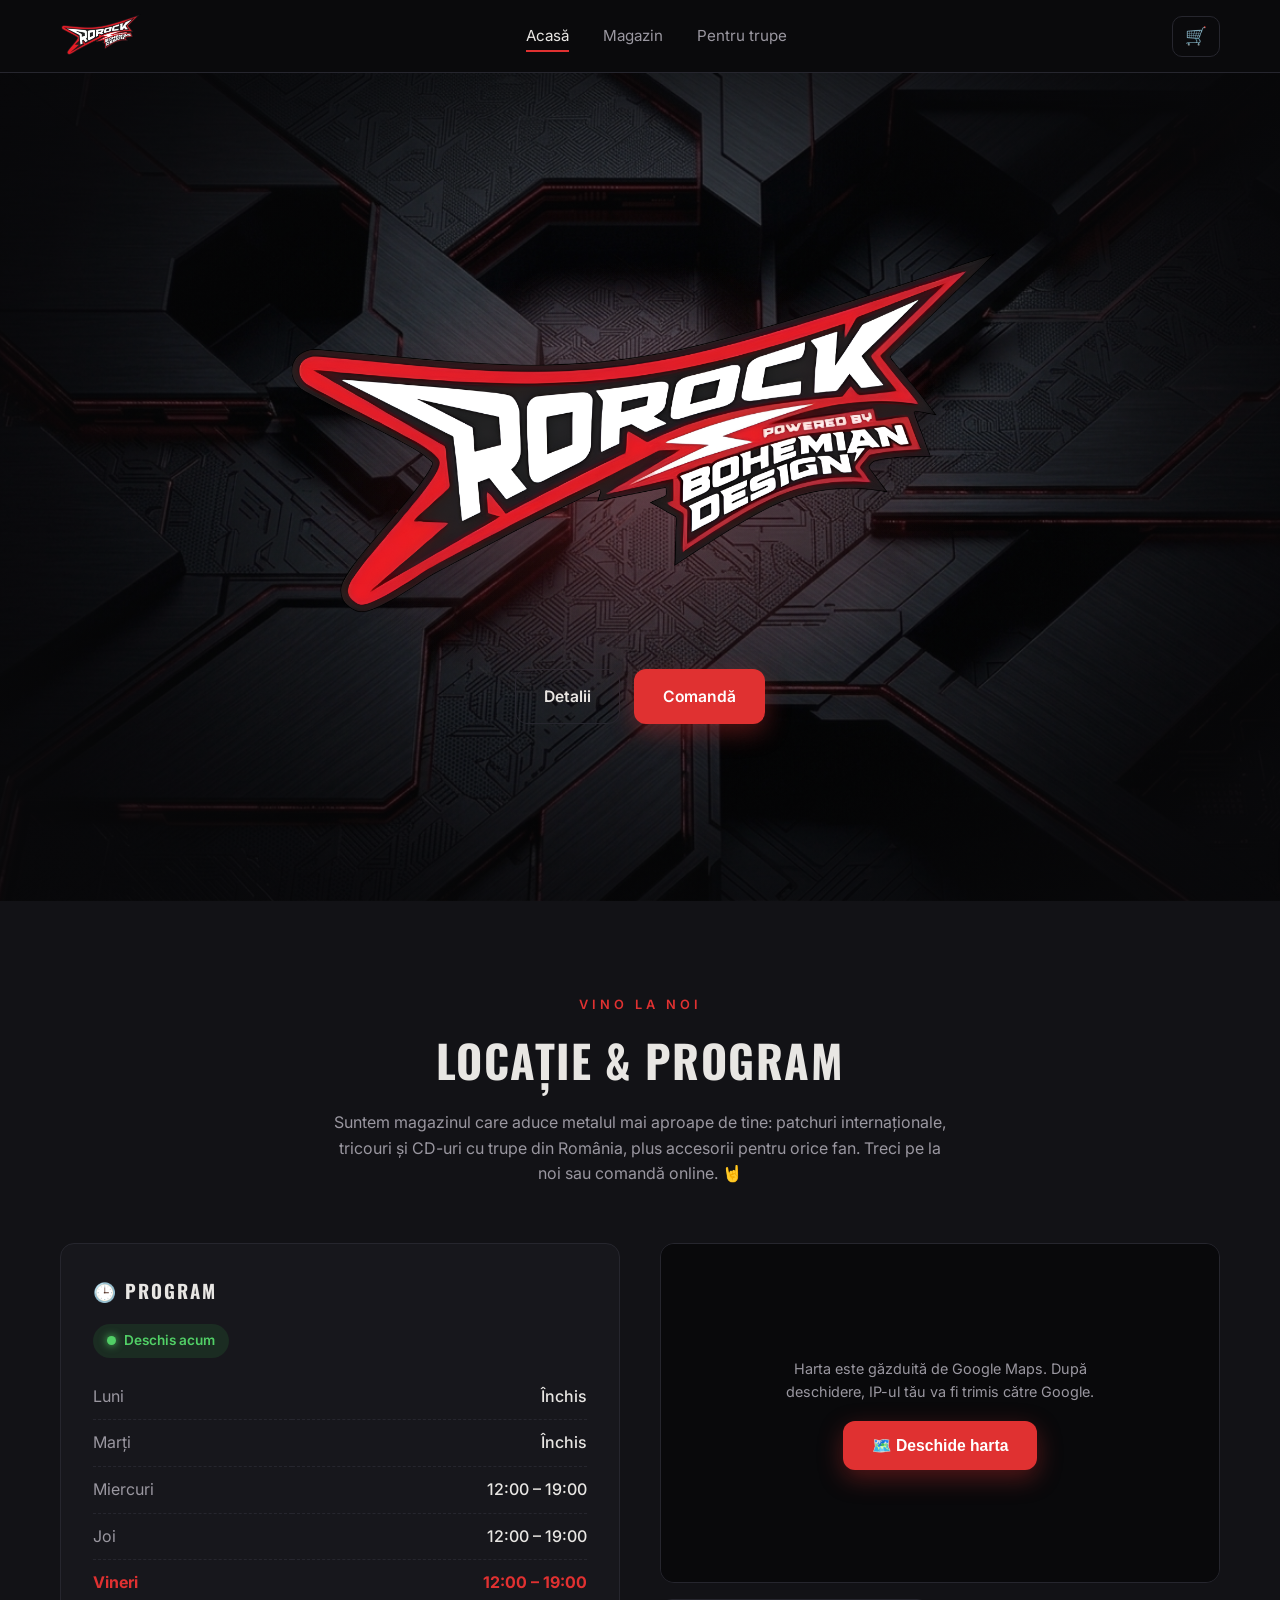
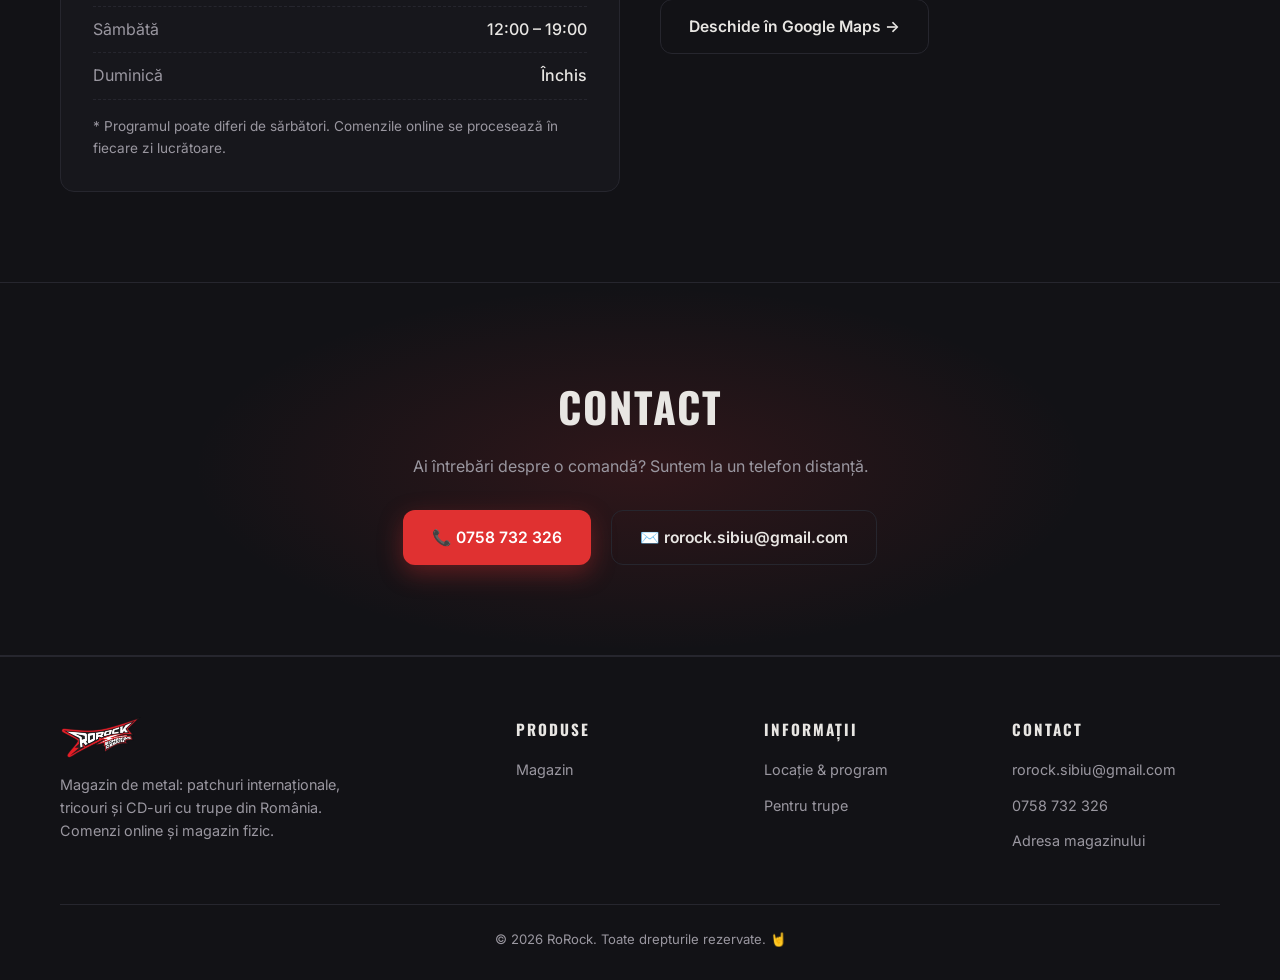
<file: index.html>
<!DOCTYPE html>
<html lang="ro">
<head>
  <meta charset="UTF-8" />
  <meta name="viewport" content="width=device-width, initial-scale=1.0" />
  <title>RoRock</title>
  <meta name="description" content="RoRock — patchuri cu trupe din România și din străinătate, tricouri și CD-uri cu trupe românești. Comandă online, livrăm în toată țara." />
  <link rel="icon" type="image/png" href="img/logo.png" />
  <link rel="preconnect" href="https://fonts.googleapis.com" />
  <link rel="preconnect" href="https://fonts.gstatic.com" crossorigin />
  <link href="https://fonts.googleapis.com/css2?family=Oswald:wght@500;700&family=Inter:wght@400;600;700&display=swap" rel="stylesheet" />
  <link rel="stylesheet" href="css/style.css" />
</head>
<body>

  <!-- ================= HEADER ================= -->
  <header class="site-header">
    <div class="container nav">
      <a href="index.html" class="logo"><img src="img/logo.png" alt="RoRock" class="logo-img" /></a>
      <nav class="nav-links">
        <a href="index.html">Acasă</a>
        <a href="magazin.html">Magazin</a>
        <a href="contact-trupe.html">Pentru trupe</a>
      </nav>
      <div class="nav-actions">
        <button class="cart-btn" data-open-cart aria-label="Deschide coșul">
          🛒
          <span class="cart-count" data-cart-count>0</span>
        </button>
        <button class="burger" aria-label="Meniu">☰</button>
      </div>
    </div>
  </header>

  <!-- ================= HERO ================= -->
  <section class="hero">
    <div class="container hero-content">
      <img src="img/logo.png" alt="RoRock — Powered by Bohemian Design" class="hero-logo reveal visible" />
      <div class="btn-row" style="justify-content:center; margin-top:28px;">
        <a href="index.html#loctie" class="btn btn-ghost">Detalii</a>
        <a href="magazin.html#produse" class="btn btn-primary">Comandă</a>
      </div>
    </div>
  </section>

  <!-- ================= LOCAȚIE & PROGRAM ================= -->
  <section class="section section-alt" id="loctie">
    <div class="container">
      <div class="section-head reveal">
        <span class="kicker">Vino la noi</span>
        <h2>Locație & Program</h2>
        <p>Suntem magazinul care aduce metalul mai aproape de tine: patchuri internaționale, tricouri și CD-uri cu trupe din România, plus accesorii pentru orice fan. Treci pe la noi sau comandă online. 🤘</p>
      </div>
      <div class="shop-layout">
        <!-- Program + contact -->
        <div class="shop-card reveal">
          <h3>🕒 Program</h3>
          <div class="open-status" id="openStatus"><span class="dot"></span>Se verifică…</div>
          <table class="hours-table">
            <tr data-day="1"><td>Luni</td><td>Închis</td></tr>
            <tr data-day="2"><td>Marți</td><td>Închis</td></tr>
            <tr data-day="3"><td>Miercuri</td><td>12:00 – 19:00</td></tr>
            <tr data-day="4"><td>Joi</td><td>12:00 – 19:00</td></tr>
            <tr data-day="5"><td>Vineri</td><td>12:00 – 19:00</td></tr>
            <tr data-day="6"><td>Sâmbătă</td><td>12:00 – 19:00</td></tr>
            <tr data-day="0"><td>Duminică</td><td>Închis</td></tr>
          </table>
          <p class="form-note" style="margin-top:16px;">
            * Programul poate diferi de sărbători. Comenzile online se procesează în fiecare zi lucrătoare.
          </p>
        </div>

        <!-- Hartă: se încarcă doar după click (IP-ul nu pleacă către Google fără acord) -->
        <div class="reveal reveal-delay-1">
          <div class="map-wrap" id="mapWrap">
            <div class="map-consent" id="mapConsent">
              <p>Harta este găzduită de Google Maps. După deschidere, IP-ul tău va fi trimis către Google.</p>
              <button class="btn btn-primary" id="loadMapBtn">🗺️ Deschide harta</button>
            </div>
          </div>
          <a
            href="https://maps.google.com/?cid=3225179046934812138"
            target="_blank"
            rel="noopener"
            class="btn btn-ghost"
            style="margin-top:16px;">
            Deschide în Google Maps →
          </a>
        </div>
      </div>
    </div>
  </section>

  <!-- ================= CONTACT ================= -->
  <section class="cta-band" id="contact">
    <div class="container reveal">
      <h2>Contact</h2>
      <p>Ai întrebări despre o comandă? Suntem la un telefon distanță.</p>
      <div class="btn-row" style="gap:20px;">
        <a href="tel:+40758732326" class="btn btn-primary">📞 0758 732 326</a>
        <a href="mailto:rorock.sibiu@gmail.com" class="btn btn-ghost">✉️ rorock.sibiu@gmail.com</a>
      </div>
    </div>
  </section>

  <!-- ================= FOOTER ================= -->
  <footer class="site-footer">
    <div class="container">
      <div class="footer-grid">
        <div class="footer-about">
          <a href="index.html" class="logo"><img src="img/logo.png" alt="RoRock" class="logo-img" /></a>
          <p>Magazin de metal: patchuri internaționale, tricouri și CD-uri cu trupe din România. Comenzi online și magazin fizic.</p>
        </div>
        <div>
          <h4>Produse</h4>
          <ul>
            <li><a href="magazin.html">Magazin</a></li>
          </ul>
        </div>
        <div>
          <h4>Informații</h4>
          <ul>
            <li><a href="#loctie">Locație & program</a></li>
            <li><a href="contact-trupe.html">Pentru trupe</a></li>
          </ul>
        </div>
        <div>
          <h4>Contact</h4>
          <ul>
            <li><a href="mailto:rorock.sibiu@gmail.com">rorock.sibiu@gmail.com</a></li>
            <li><a href="tel:+40758732326">0758 732 326</a></li>
            <li><a href="#loctie">Adresa magazinului</a></li>
          </ul>
        </div>
      </div>
      <div class="footer-bottom">
        © <span class="year"></span> RoRock. Toate drepturile rezervate. 🤘
      </div>
    </div>
  </footer>

  <!-- ================= COȘ ================= -->
  <div class="cart-overlay" data-close-cart></div>
  <aside class="cart-drawer" aria-label="Coș de cumpărături">
    <div class="cart-head">
      <h3>Coșul tău</h3>
      <button class="cart-close" data-close-cart aria-label="Închide coșul">✕</button>
    </div>
    <div class="cart-items" id="cartItems"></div>
    <div class="cart-foot">
      <div class="cart-total"><span>Total</span><span id="cartTotal">0 lei</span></div>
      <a href="finalizare-comanda.html" class="btn btn-primary" id="checkoutBtn">Finalizează comanda</a>
    </div>
  </aside>

  <script src="js/main.js"></script>
</body>
</html>
</file>
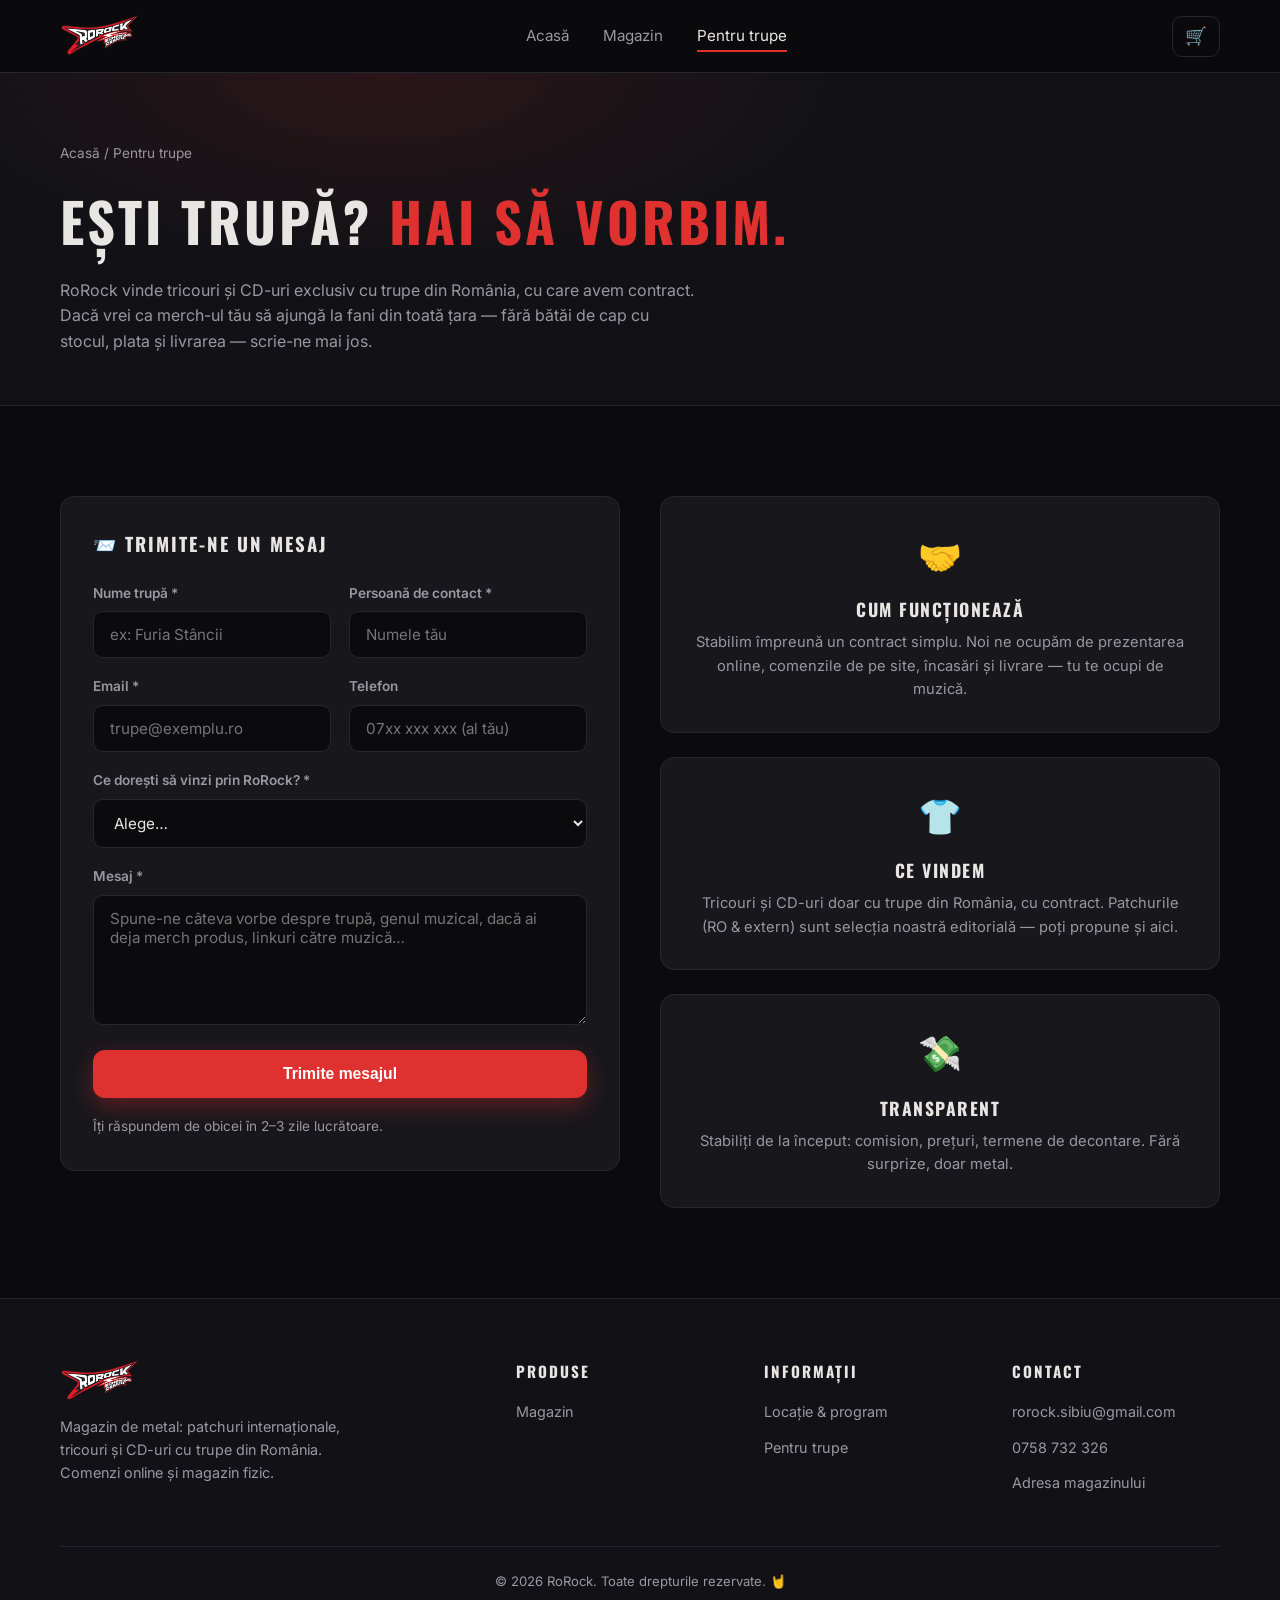
<file: contact-trupe.html>
<!DOCTYPE html>
<html lang="ro">
<head>
  <meta charset="UTF-8" />
  <meta name="viewport" content="width=device-width, initial-scale=1.0" />
  <title>RoRock</title>
  <meta name="description" content="Ești o trupă din România? Vinde-ți merch-ul (tricouri, CD-uri) prin RoRock. Contactează-ne." />
  <link rel="icon" type="image/png" href="img/logo.png" />
  <link rel="preconnect" href="https://fonts.googleapis.com" />
  <link rel="preconnect" href="https://fonts.gstatic.com" crossorigin />
  <link href="https://fonts.googleapis.com/css2?family=Oswald:wght@500;700&family=Inter:wght@400;600;700&display=swap" rel="stylesheet" />
  <link rel="stylesheet" href="css/style.css" />
</head>
<body>

  <header class="site-header">
    <div class="container nav">
      <a href="index.html" class="logo"><img src="img/logo.png" alt="RoRock" class="logo-img" /></a>
      <nav class="nav-links">
        <a href="index.html">Acasă</a>
        <a href="magazin.html">Magazin</a>
        <a href="contact-trupe.html">Pentru trupe</a>
      </nav>
      <div class="nav-actions">
        <button class="cart-btn" data-open-cart aria-label="Deschide coșul">
          🛒
          <span class="cart-count" data-cart-count>0</span>
        </button>
        <button class="burger" aria-label="Meniu">☰</button>
      </div>
    </div>
  </header>

  <section class="page-hero">
    <div class="container">
      <div class="breadcrumb"><a href="index.html">Acasă</a> / Pentru trupe</div>
      <h1>Ești trupă? <span style="color:var(--accent)">Hai să vorbim.</span></h1>
      <p>
        RoRock vinde tricouri și CD-uri exclusiv cu trupe din România, cu care avem contract.
        Dacă vrei ca merch-ul tău să ajungă la fani din toată țara — fără bătăi de cap cu stocul,
        plata și livrarea — scrie-ne mai jos.
      </p>
    </div>
  </section>

  <section class="section">
    <div class="container">
      <div class="shop-layout">
        <!-- Formular -->
        <form class="shop-card form-grid reveal" id="bandForm">
          <h3 style="margin-bottom:6px;">📨 Trimite-ne un mesaj</h3>
          <div class="form-row">
            <div class="field">
              <label for="bNume">Nume trupă *</label>
              <input id="bNume" name="nume" type="text" required placeholder="ex: Furia Stâncii" />
            </div>
            <div class="field">
              <label for="bPers">Persoană de contact *</label>
              <input id="bPers" name="persoana" type="text" required placeholder="Numele tău" />
            </div>
          </div>
          <div class="form-row">
            <div class="field">
              <label for="bEmail">Email *</label>
              <input id="bEmail" name="email" type="email" required placeholder="trupe@exemplu.ro" />
            </div>
            <div class="field">
              <label for="bTelefon">Telefon</label>
              <input id="bTelefon" name="telefon" type="tel" placeholder="07xx xxx xxx (al tău)" />
            </div>
          </div>
          <div class="field">
            <label for="bTip">Ce dorești să vinzi prin RoRock? *</label>
            <select id="bTip" name="tip" required>
              <option value="">Alege…</option>
              <option>Tricouri</option>
              <option>CD-uri</option>
              <option>Tricouri + CD-uri</option>
              <option>Altceva (spune-ne mai jos)</option>
            </select>
          </div>
          <div class="field">
            <label for="bMesaj">Mesaj *</label>
            <textarea id="bMesaj" name="mesaj" required
              placeholder="Spune-ne câteva vorbe despre trupă, genul muzical, dacă ai deja merch produs, linkuri către muzică…"></textarea>
          </div>
          <button type="submit" class="btn btn-primary" style="justify-content:center;">Trimite mesajul</button>
          <p class="form-note">Îți răspundem de obicei în 2–3 zile lucrătoare.</p>
        </form>

        <!-- Info colaborare -->
        <div class="reveal reveal-delay-1" style="display:grid; gap:24px;">
          <div class="info-card">
            <div class="icon">🤝</div>
            <h3>Cum funcționează</h3>
            <p>Stabilim împreună un contract simplu. Noi ne ocupăm de prezentarea online, comenzile de pe site, încasări și livrare — tu te ocupi de muzică.</p>
          </div>
          <div class="info-card">
            <div class="icon">👕</div>
            <h3>Ce vindem</h3>
            <p>Tricouri și CD-uri doar cu trupe din România, cu contract. Patchurile (RO & extern) sunt selecția noastră editorială — poți propune și aici.</p>
          </div>
          <div class="info-card">
            <div class="icon">💸</div>
            <h3>Transparent</h3>
            <p>Stabiliți de la început: comision, prețuri, termene de decontare. Fără surprize, doar metal.</p>
          </div>
        </div>
      </div>
    </div>
  </section>

  <footer class="site-footer">
    <div class="container">
      <div class="footer-grid">
        <div class="footer-about">
          <a href="index.html" class="logo"><img src="img/logo.png" alt="RoRock" class="logo-img" /></a>
          <p>Magazin de metal: patchuri internaționale, tricouri și CD-uri cu trupe din România. Comenzi online și magazin fizic.</p>
        </div>
        <div>
          <h4>Produse</h4>
          <ul>
            <li><a href="magazin.html#produse">Magazin</a></li>
          </ul>
        </div>
        <div>
          <h4>Informații</h4>
          <ul>
            <li><a href="index.html#loctie">Locație & program</a></li>
            <li><a href="contact-trupe.html">Pentru trupe</a></li>
          </ul>
        </div>
        <div>
          <h4>Contact</h4>
          <ul>
            <li><a href="mailto:rorock.sibiu@gmail.com">rorock.sibiu@gmail.com</a></li>
            <li><a href="tel:+40758732326">0758 732 326</a></li>
            <li><a href="magazin.html">Adresa magazinului</a></li>
          </ul>
        </div>
      </div>
      <div class="footer-bottom">© <span class="year"></span> RoRock. Toate drepturile rezervate. 🤘</div>
    </div>
  </footer>

  <div class="cart-overlay" data-close-cart></div>
  <aside class="cart-drawer" aria-label="Coș de cumpărături">
    <div class="cart-head">
      <h3>Coșul tău</h3>
      <button class="cart-close" data-close-cart aria-label="Închide coșul">✕</button>
    </div>
    <div class="cart-items" id="cartItems"></div>
    <div class="cart-foot">
      <div class="cart-total"><span>Total</span><span id="cartTotal">0 lei</span></div>
      <a href="finalizare-comanda.html" class="btn btn-primary" id="checkoutBtn">Finalizează comanda</a>
    </div>
  </aside>

  <script src="js/main.js"></script>
  <script>
    // Formularul pentru trupe: deschide clientul de email cu mesajul pregătit
    document.getElementById("bandForm").addEventListener("submit", function (e) {
      e.preventDefault();
      const d = new FormData(this);
      const body =
        `Trupă: ${d.get("nume")}\n` +
        `Persoană de contact: ${d.get("persoana")}\n` +
        `Email: ${d.get("email")}\n` +
        `Telefon: ${d.get("telefon") || "-"}\n\n` +
        `Dorește să vândă: ${d.get("tip")}\n\n` +
        `Mesaj:\n${d.get("mesaj")}`;
      window.location.href =
        `mailto:rorock.sibiu@gmail.com?subject=${encodeURIComponent("Colaborare trupă: " + d.get("nume"))}&body=${encodeURIComponent(body)}`;
    });
  </script>
</body>
</html>
</file>
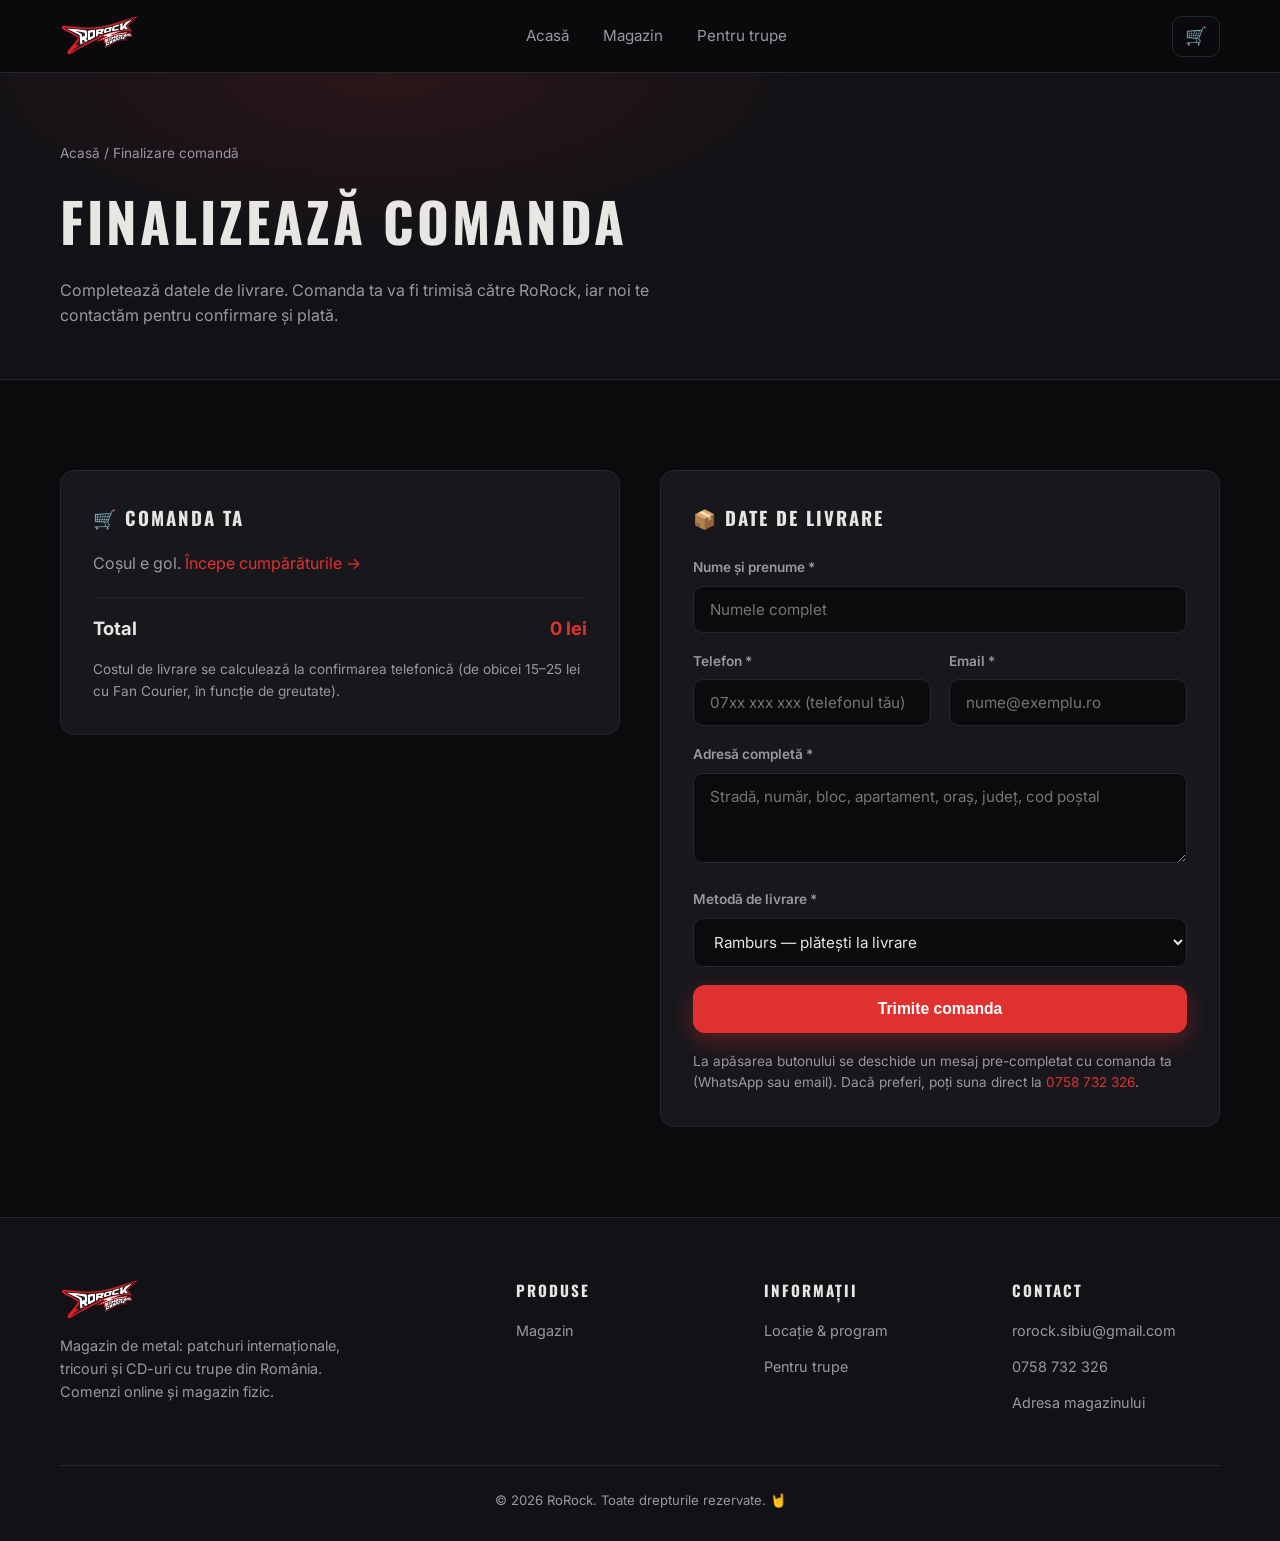
<file: finalizare-comanda.html>
<!DOCTYPE html>
<html lang="ro">
<head>
  <meta charset="UTF-8" />
  <meta name="viewport" content="width=device-width, initial-scale=1.0" />
  <title>RoRock</title>
  <meta name="description" content="Finalizează comanda ta RoRock: date de livrare și trimiterea comenzii." />
  <link rel="icon" type="image/png" href="img/logo.png" />
  <link rel="preconnect" href="https://fonts.googleapis.com" />
  <link rel="preconnect" href="https://fonts.gstatic.com" crossorigin />
  <link href="https://fonts.googleapis.com/css2?family=Oswald:wght@500;700&family=Inter:wght@400;600;700&display=swap" rel="stylesheet" />
  <link rel="stylesheet" href="css/style.css" />
</head>
<body>

  <header class="site-header">
    <div class="container nav">
      <a href="index.html" class="logo"><img src="img/logo.png" alt="RoRock" class="logo-img" /></a>
      <nav class="nav-links">
        <a href="index.html">Acasă</a>
        <a href="magazin.html">Magazin</a>
        <a href="contact-trupe.html">Pentru trupe</a>
      </nav>
      <div class="nav-actions">
        <button class="cart-btn" data-open-cart aria-label="Deschide coșul">
          🛒
          <span class="cart-count" data-cart-count>0</span>
        </button>
        <button class="burger" aria-label="Meniu">☰</button>
      </div>
    </div>
  </header>

  <section class="page-hero">
    <div class="container">
      <div class="breadcrumb"><a href="index.html">Acasă</a> / Finalizare comandă</div>
      <h1>Finalizează comanda</h1>
      <p>Completează datele de livrare. Comanda ta va fi trimisă către RoRock, iar noi te contactăm pentru confirmare și plată.</p>
    </div>
  </section>

  <section class="section">
    <div class="container">
      <div class="shop-layout">
        <!-- Rezumat coș -->
        <div class="shop-card reveal">
          <h3>🛒 Comanda ta</h3>
          <div id="summaryItems" style="display:grid; gap:12px; margin-bottom:20px;"></div>
          <div class="cart-total" style="border-top:1px solid var(--border); padding-top:16px;">
            <span>Total</span><span id="summaryTotal">0 lei</span>
          </div>
          <p class="form-note" style="margin-top:10px;">
            Costul de livrare se calculează la confirmarea telefonică (de obicei 15–25 lei cu Fan Courier, în funcție de greutate).
          </p>
        </div>

        <!-- Formular livrare -->
        <form class="shop-card form-grid reveal reveal-delay-1" id="checkoutForm">
          <h3 style="margin-bottom:6px;">📦 Date de livrare</h3>
          <div class="field">
            <label for="nume">Nume și prenume *</label>
            <input id="nume" name="nume" type="text" required placeholder="Numele complet" />
          </div>
          <div class="form-row">
            <div class="field">
              <label for="telefon">Telefon *</label>
              <input id="telefon" name="telefon" type="tel" required placeholder="07xx xxx xxx (telefonul tău)" />
            </div>
            <div class="field">
              <label for="email">Email *</label>
              <input id="email" name="email" type="email" required placeholder="nume@exemplu.ro" />
            </div>
          </div>
          <div class="field">
            <label for="adresa">Adresă completă *</label>
            <textarea id="adresa" name="adresa" required style="min-height:90px;"
              placeholder="Stradă, număr, bloc, apartament, oraș, județ, cod poștal"></textarea>
          </div>
          <div class="field">
            <label for="livrare">Metodă de livrare *</label>
            <select id="livrare" name="livrare" required>
              <option value="Ramburs (curier)">Ramburs — plătești la livrare</option>
              <option value="Ridicare din magazin">Ridicare personală din magazin</option>
            </select>
          </div>
          <button type="submit" class="btn btn-primary" style="justify-content:center;">Trimite comanda</button>
          <p class="form-note">
            La apăsarea butonului se deschide un mesaj pre-completat cu comanda ta (WhatsApp sau email).
            Dacă preferi, poți suna direct la <a href="tel:+40758732326" style="color:var(--accent)">0758 732 326</a>.
          </p>
        </form>
      </div>
    </div>
  </section>

  <footer class="site-footer">
    <div class="container">
      <div class="footer-grid">
        <div class="footer-about">
          <a href="index.html" class="logo"><img src="img/logo.png" alt="RoRock" class="logo-img" /></a>
          <p>Magazin de metal: patchuri internaționale, tricouri și CD-uri cu trupe din România. Comenzi online și magazin fizic.</p>
        </div>
        <div>
          <h4>Produse</h4>
          <ul>
            <li><a href="magazin.html#produse">Magazin</a></li>
          </ul>
        </div>
        <div>
          <h4>Informații</h4>
          <ul>
            <li><a href="index.html#loctie">Locație & program</a></li>
            <li><a href="contact-trupe.html">Pentru trupe</a></li>
          </ul>
        </div>
        <div>
          <h4>Contact</h4>
          <ul>
            <li><a href="mailto:rorock.sibiu@gmail.com">rorock.sibiu@gmail.com</a></li>
            <li><a href="tel:+40758732326">0758 732 326</a></li>
            <li><a href="magazin.html">Adresa magazinului</a></li>
          </ul>
        </div>
      </div>
      <div class="footer-bottom">© <span class="year"></span> RoRock. Toate drepturile rezervate. 🤘</div>
    </div>
  </footer>

  <div class="cart-overlay" data-close-cart></div>
  <aside class="cart-drawer" aria-label="Coș de cumpărături">
    <div class="cart-head">
      <h3>Coșul tău</h3>
      <button class="cart-close" data-close-cart aria-label="Închide coșul">✕</button>
    </div>
    <div class="cart-items" id="cartItems"></div>
    <div class="cart-foot">
      <div class="cart-total"><span>Total</span><span id="cartTotal">0 lei</span></div>
      <button class="btn btn-ghost" data-open-cart>Revino la coș</button>
    </div>
  </aside>

  <script src="js/main.js"></script>
  <script>
    // Rezumatul comenzii pe pagina de finalizare
    (function renderSummary() {
      const wrap = document.getElementById("summaryItems");
      const totalEl = document.getElementById("summaryTotal");
      if (!wrap) return;

      if (!cart.length) {
        wrap.innerHTML = `<p style="color:var(--muted)">Coșul e gol. <a href="magazin.html" style="color:var(--accent)">Începe cumpărăturile →</a></p>`;
        totalEl.textContent = "0 lei";
        return;
      }
      wrap.innerHTML = cart.map(i => {
        const p = PRODUCTS.find((x) => x.id === i.id) || i;
        return `
        <div style="display:flex; align-items:center; justify-content:space-between; gap:12px; border-bottom:1px dashed var(--border); padding-bottom:10px;">
          <div class="cart-item-thumb">${productThumb(p, i.name)}</div>
          <span style="flex:1;">${i.qty} × ${i.name}${i.size ? " (mărime " + i.size + ")" : ""}</span>
          <strong style="white-space:nowrap;">${fmt(i.price * i.qty)}</strong>
        </div>`;
      }).join("");
      totalEl.textContent = cartTotal() + " lei";
    })();

    // După trimitere, golim coșul
    document.getElementById("checkoutForm").addEventListener("submit", () => {
      cart = [];
      saveCart(cart);
    });
  </script>
</body>
</html>
</file>
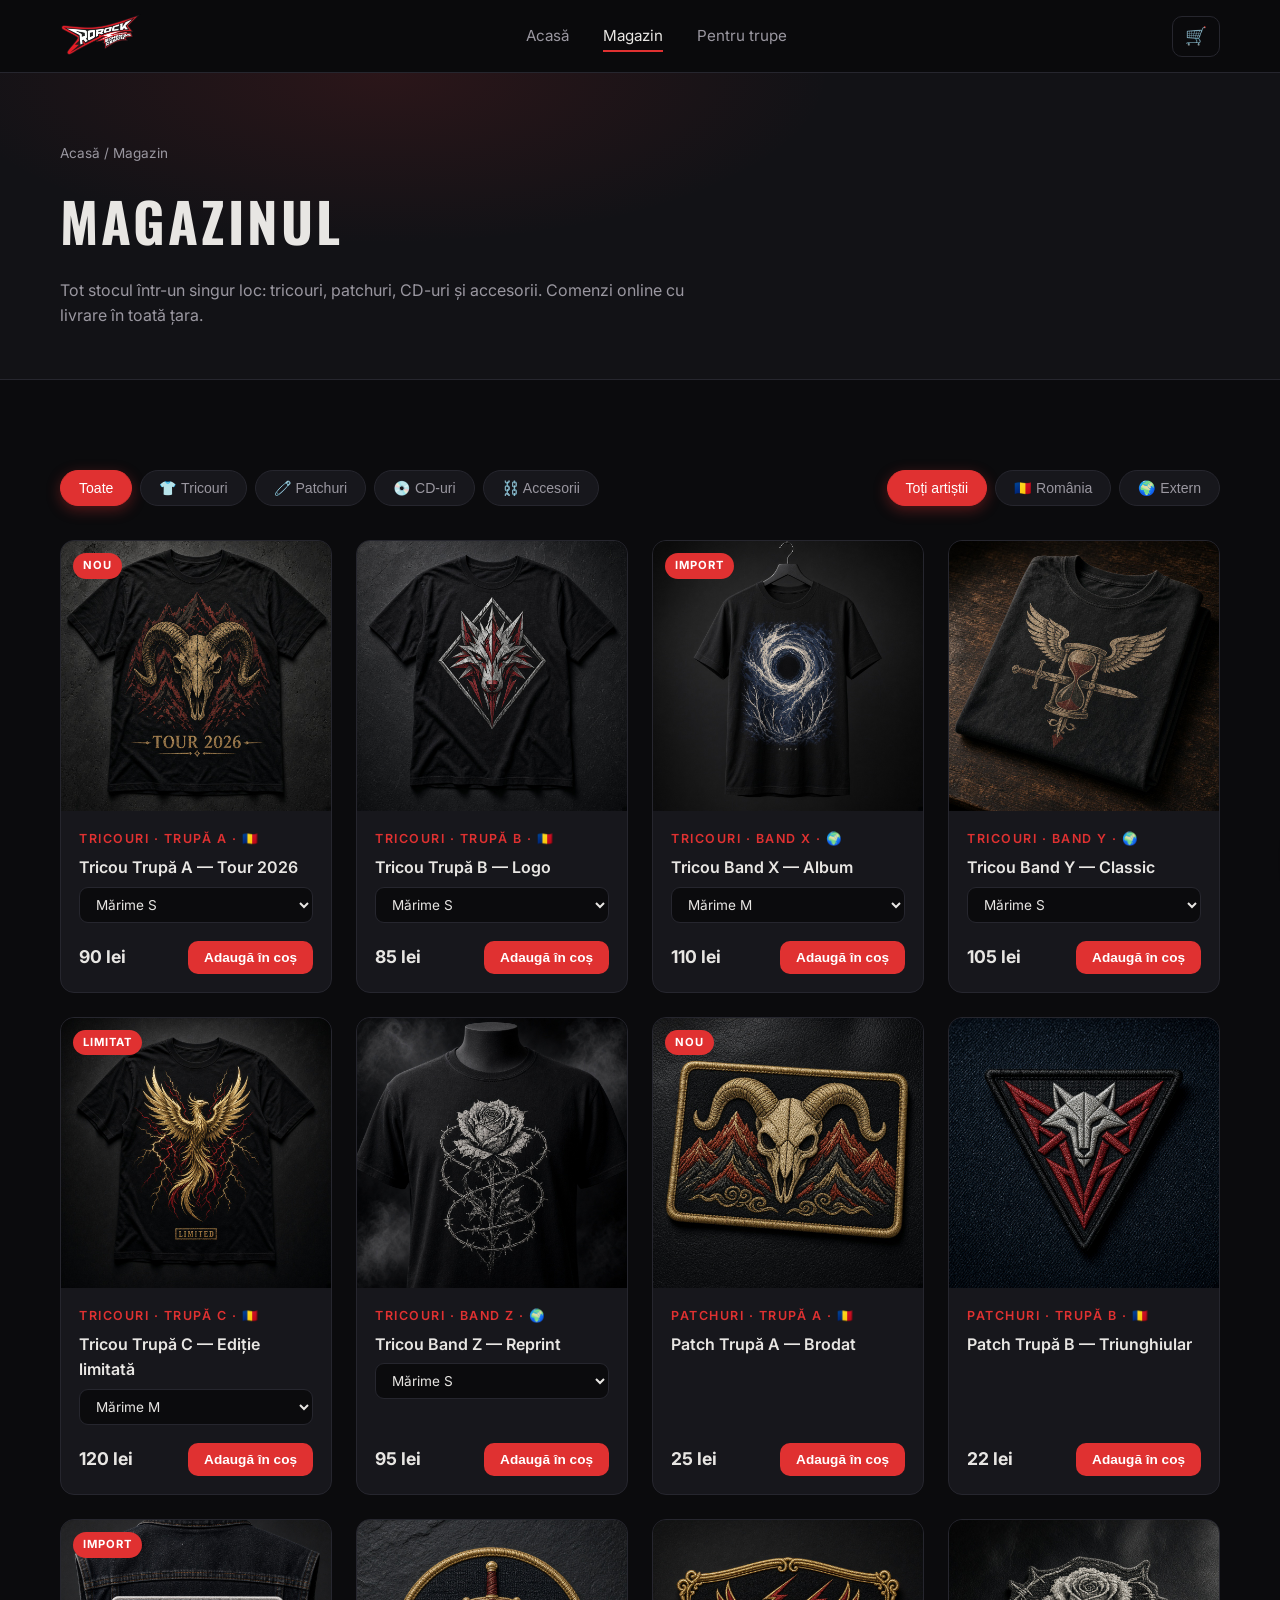
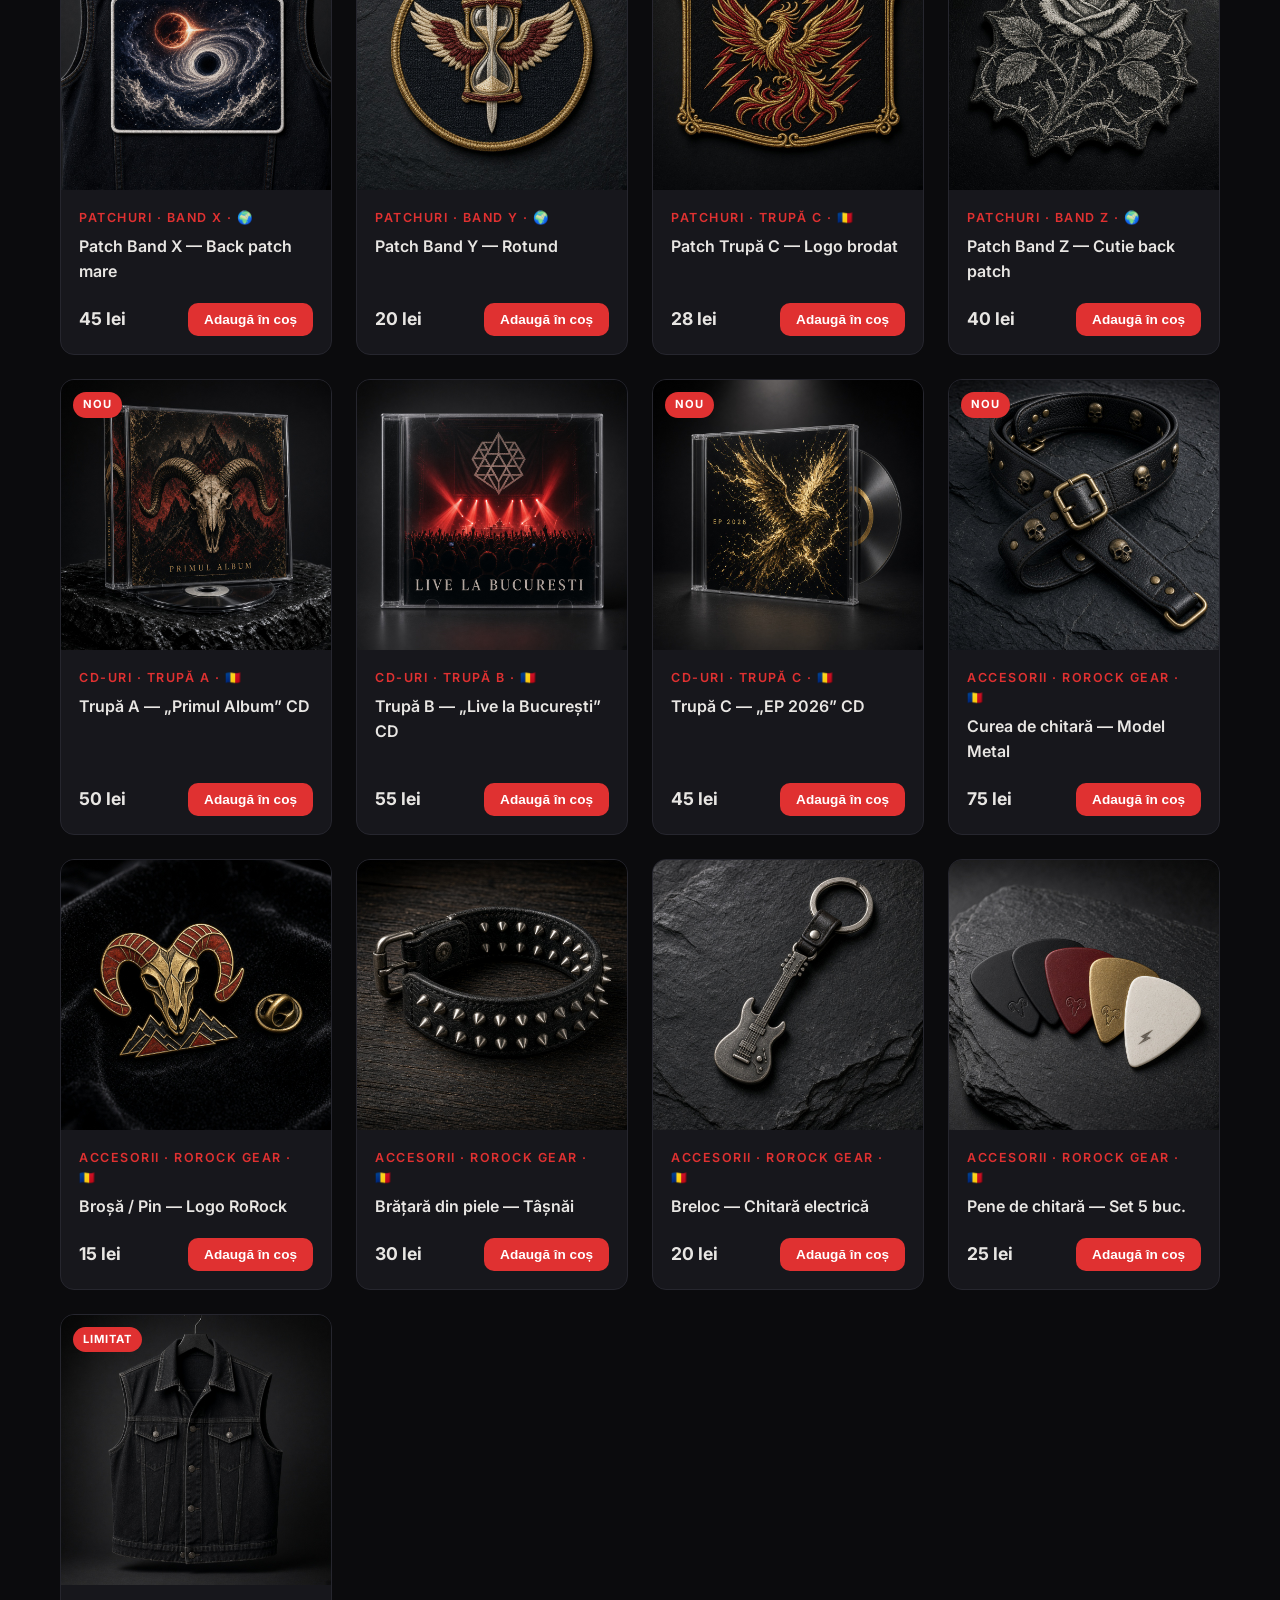
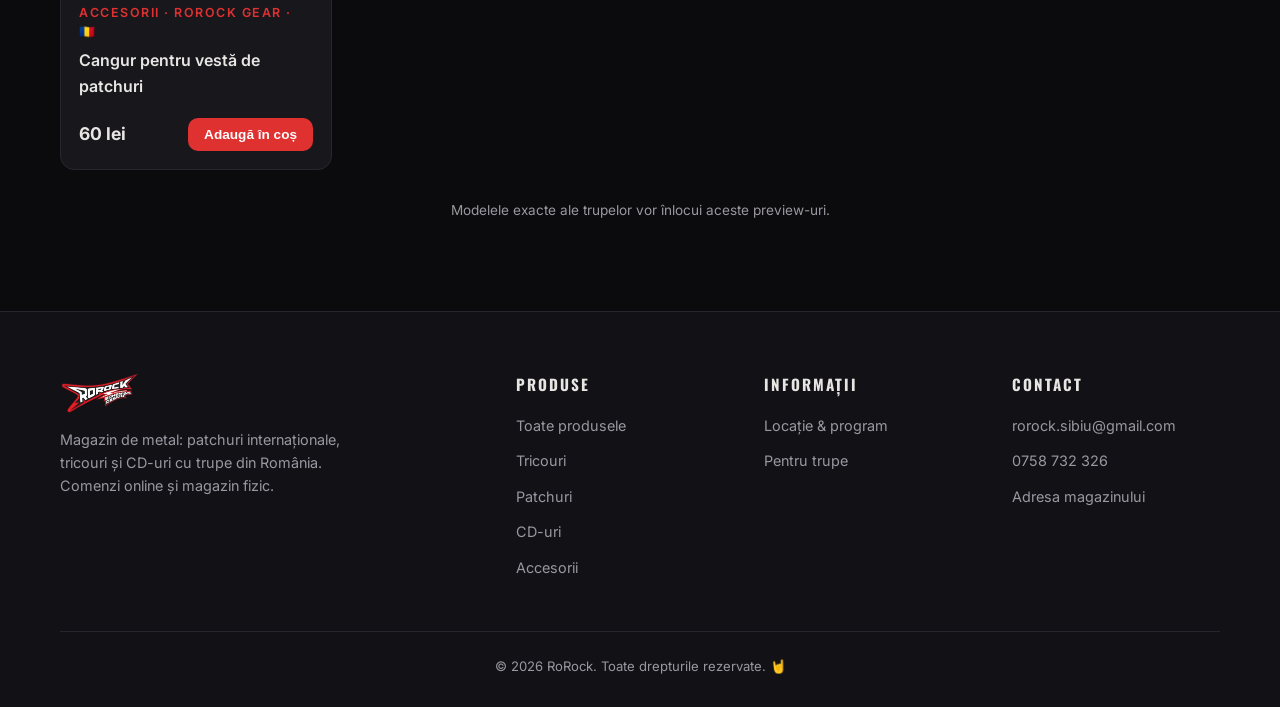
<file: magazin.html>
<!DOCTYPE html>
<html lang="ro">
<head>
  <meta charset="UTF-8" />
  <meta name="viewport" content="width=device-width, initial-scale=1.0" />
  <title>RoRock</title>
  <meta name="description" content="Magazinul RoRock: tricouri, patchuri, CD-uri și accesorii. Comandă online sau vino la noi — locație și program." />
  <link rel="icon" type="image/png" href="img/logo.png" />
  <link rel="preconnect" href="https://fonts.googleapis.com" />
  <link rel="preconnect" href="https://fonts.gstatic.com" crossorigin />
  <link href="https://fonts.googleapis.com/css2?family=Oswald:wght@500;700&family=Inter:wght@400;600;700&display=swap" rel="stylesheet" />
  <link rel="stylesheet" href="css/style.css" />
</head>
<body>

  <header class="site-header">
    <div class="container nav">
      <a href="index.html" class="logo"><img src="img/logo.png" alt="RoRock" class="logo-img" /></a>
      <nav class="nav-links">
        <a href="index.html">Acasă</a>
        <a href="magazin.html">Magazin</a>
        <a href="contact-trupe.html">Pentru trupe</a>
      </nav>
      <div class="nav-actions">
        <button class="cart-btn" data-open-cart aria-label="Deschide coșul">
          🛒
          <span class="cart-count" data-cart-count>0</span>
        </button>
        <button class="burger" aria-label="Meniu">☰</button>
      </div>
    </div>
  </header>

  <!-- ================= PRODUSE ================= -->
  <section class="page-hero">
    <div class="container">
      <div class="breadcrumb"><a href="index.html">Acasă</a> / Magazin</div>
      <h1>Magazinul</h1>
      <p>Tot stocul într-un singur loc: tricouri, patchuri, CD-uri și accesorii. Comenzi online cu livrare în toată țara.</p>
    </div>
  </section>

  <section class="section" id="produse">
    <div class="container">
      <div class="product-toolbar">
        <div class="filters">
          <button class="filter-btn active" data-cat-filter="all">Toate</button>
          <button class="filter-btn" data-cat-filter="tricouri">👕 Tricouri</button>
          <button class="filter-btn" data-cat-filter="patchuri">🧷 Patchuri</button>
          <button class="filter-btn" data-cat-filter="cduri">💿 CD-uri</button>
          <button class="filter-btn" data-cat-filter="accesorii">⛓️ Accesorii</button>
        </div>
        <div class="filters">
          <button class="filter-btn active" data-origin-filter="all">Toți artiștii</button>
          <button class="filter-btn" data-origin-filter="RO">🇷🇴 România</button>
          <button class="filter-btn" data-origin-filter="EXT">🌍 Extern</button>
        </div>
      </div>
      <div class="product-grid" id="productGrid"></div>
      <p class="form-note" style="text-align:center; margin-top:30px;">Modelele exacte ale trupelor vor înlocui aceste preview-uri.</p>
    </div>
  </section>

  <footer class="site-footer">
    <div class="container">
      <div class="footer-grid">
        <div class="footer-about">
          <a href="index.html" class="logo"><img src="img/logo.png" alt="RoRock" class="logo-img" /></a>
          <p>Magazin de metal: patchuri internaționale, tricouri și CD-uri cu trupe din România. Comenzi online și magazin fizic.</p>
        </div>
        <div>
          <h4>Produse</h4>
          <ul>
            <li><a href="magazin.html#produse">Toate produsele</a></li>
            <li><a href="magazin.html#produse">Tricouri</a></li>
            <li><a href="magazin.html#produse">Patchuri</a></li>
            <li><a href="magazin.html#produse">CD-uri</a></li>
            <li><a href="magazin.html#produse">Accesorii</a></li>
          </ul>
        </div>
        <div>
          <h4>Informații</h4>
          <ul>
            <li><a href="index.html#loctie">Locație & program</a></li>
            <li><a href="contact-trupe.html">Pentru trupe</a></li>
          </ul>
        </div>
        <div>
          <h4>Contact</h4>
          <ul>
            <li><a href="mailto:rorock.sibiu@gmail.com">rorock.sibiu@gmail.com</a></li>
            <li><a href="tel:+40758732326">0758 732 326</a></li>
            <li><a href="index.html#loctie">Adresa magazinului</a></li>
          </ul>
        </div>
      </div>
      <div class="footer-bottom">© <span class="year"></span> RoRock. Toate drepturile rezervate. 🤘</div>
    </div>
  </footer>

  <div class="cart-overlay" data-close-cart></div>
  <aside class="cart-drawer" aria-label="Coș de cumpărături">
    <div class="cart-head">
      <h3>Coșul tău</h3>
      <button class="cart-close" data-close-cart aria-label="Închide coșul">✕</button>
    </div>
    <div class="cart-items" id="cartItems"></div>
    <div class="cart-foot">
      <div class="cart-total"><span>Total</span><span id="cartTotal">0 lei</span></div>
      <a href="finalizare-comanda.html" class="btn btn-primary" id="checkoutBtn">Finalizează comanda</a>
    </div>
  </aside>

  <script src="js/main.js"></script>
</body>
</html>
</file>
<file: css/style.css>
/* ============ RoRock — stil global ============ */

:root {
  --bg: #0b0b0d;
  --bg-alt: #121216;
  --surface: #17171c;
  --border: #26262e;
  --text: #e8e6e3;
  --muted: #9a97a0;
  --accent: #e03131;
  --accent-dark: #b02525;
  --accent-glow: rgba(224, 49, 49, 0.35);
  --radius: 14px;
  --font-head: "Oswald", "Arial Narrow", sans-serif;
  --font-body: "Inter", "Segoe UI", sans-serif;
}

* { margin: 0; padding: 0; box-sizing: border-box; }

html { scroll-behavior: smooth; }

body {
  background: var(--bg);
  color: var(--text);
  font-family: var(--font-body);
  line-height: 1.6;
  overflow-x: hidden;
}

img { max-width: 100%; display: block; }
a { color: inherit; text-decoration: none; }
ul { list-style: none; }

.container { width: min(1160px, 92%); margin: 0 auto; }

/* ---------- Header / navigare ---------- */
.site-header {
  position: sticky;
  top: 0;
  z-index: 100;
  background: rgba(11, 11, 13, 0.85);
  backdrop-filter: blur(12px);
  border-bottom: 1px solid var(--border);
}

.nav {
  display: flex;
  align-items: center;
  justify-content: space-between;
  height: 72px;
}

.logo {
  font-family: var(--font-head);
  font-size: 1.7rem;
  font-weight: 700;
  letter-spacing: 2px;
  text-transform: uppercase;
  display: flex;
  align-items: center;
  gap: 2px;
}
.logo span { color: var(--accent); }
.logo-img {
  height: 44px;
  width: auto;
  display: block;
}

/* Logo mare, centrat în hero-ul paginii principale — plutire lentă */
.hero-logo {
  display: block;
  width: 100%;
  max-width: 720px;
  height: auto;
  margin: 0 auto;
  animation: heroFloat 3s ease-in-out infinite alternate;
}

@keyframes heroFloat {
  from { transform: translateY(-12px) scale(1); }
  to { transform: translateY(8px) scale(1.02); }
}

/* Halou roșu în spatele logo-ului, ca să iasă în evidență */
.hero-content::before {
  content: "";
  position: absolute;
  inset: 0;
  background: radial-gradient(ellipse 45% 55% at 50% 50%,
    rgba(224, 49, 49, 0.22),
    transparent 65%);
  pointer-events: none;
}

.nav-links {
  display: flex;
  gap: 6px;
  align-items: center;
}

.nav-links a {
  padding: 8px 14px;
  border-radius: 8px;
  font-size: 0.95rem;
  color: var(--muted);
  position: relative;
  transition: color 0.25s ease;
}
.nav-links a::after {
  content: "";
  position: absolute;
  left: 14px;
  right: 14px;
  bottom: 4px;
  height: 2px;
  background: var(--accent);
  transform: scaleX(0);
  transform-origin: left;
  transition: transform 0.3s ease;
}
.nav-links a:hover, .nav-links a.active { color: var(--text); }
.nav-links a:hover::after, .nav-links a.active::after { transform: scaleX(1); }

.nav-actions { display: flex; align-items: center; gap: 10px; }

/* Buton coș */
.cart-btn {
  position: relative;
  background: none;
  border: 1px solid var(--border);
  color: var(--text);
  padding: 9px 12px;
  border-radius: 10px;
  cursor: pointer;
  font-size: 1.1rem;
  transition: border-color 0.25s, box-shadow 0.25s;
}
.cart-btn:hover { border-color: var(--accent); box-shadow: 0 0 12px var(--accent-glow); }

.cart-count {
  position: absolute;
  top: -7px;
  right: -7px;
  background: var(--accent);
  color: #fff;
  font-size: 0.7rem;
  font-weight: 700;
  min-width: 19px;
  height: 19px;
  border-radius: 999px;
  display: grid;
  place-items: center;
  padding: 0 4px;
  transform: scale(0);
  transition: transform 0.25s cubic-bezier(0.34, 1.56, 0.64, 1);
}
.cart-count.show { transform: scale(1); }

.burger {
  display: none;
  background: none;
  border: none;
  color: var(--text);
  font-size: 1.5rem;
  cursor: pointer;
}

/* ---------- Hero ---------- */
.hero {
  position: relative;
  min-height: calc(100vh - 72px);
  display: flex;
  align-items: center;
  overflow: hidden;
}

.hero::before {
  content: "";
  position: absolute;
  inset: 0;
  background:
    /* vigneta: margini întunecate, centrul lasă poza să se vadă */
    radial-gradient(ellipse 60% 65% at 50% 48%,
      rgba(8, 8, 10, 0.15),
      rgba(8, 8, 10, 0.5) 65%,
      rgba(8, 8, 10, 0.88) 100%),
    url("../img/hero-bg.jpg") center / cover no-repeat;
}

.hero-content { position: relative; padding: 80px 0; }

.hero h1 {
  font-family: var(--font-head);
  font-size: clamp(2.6rem, 7vw, 5rem);
  text-transform: uppercase;
  letter-spacing: 3px;
  line-height: 1.05;
}

.hero h1 .accent {
  color: var(--accent);
  text-shadow: 0 0 30px var(--accent-glow);
}

.hero p.lead {
  max-width: 560px;
  margin: 22px 0 34px;
  color: var(--muted);
  font-size: 1.1rem;
}

.hero-badges {
  display: flex;
  gap: 14px;
  flex-wrap: wrap;
  margin-top: 42px;
}
.badge {
  border: 1px solid var(--border);
  background: var(--surface);
  padding: 8px 16px;
  border-radius: 999px;
  font-size: 0.85rem;
  color: var(--muted);
  transition: transform 0.25s ease, border-color 0.25s ease;
}
.badge:hover { transform: translateY(-3px); border-color: var(--accent); }

/* ---------- Butoane ---------- */
.btn {
  display: inline-flex;
  align-items: center;
  gap: 10px;
  padding: 14px 28px;
  border-radius: 12px;
  font-weight: 600;
  font-size: 0.98rem;
  cursor: pointer;
  border: 1px solid transparent;
  transition: transform 0.25s ease, box-shadow 0.25s ease, background 0.25s ease, border-color 0.25s;
}
.btn:active { transform: scale(0.97); }

.btn-primary {
  background: var(--accent);
  color: #fff;
  box-shadow: 0 8px 24px var(--accent-glow);
}
.btn-primary:hover {
  background: var(--accent-dark);
  transform: translateY(-2px);
  box-shadow: 0 12px 30px var(--accent-glow);
}

.btn-ghost {
  border-color: var(--border);
  color: var(--text);
  background: transparent;
}
.btn-ghost:hover { border-color: var(--accent); color: var(--accent); transform: translateY(-2px); }

/* ---------- Secțiuni ---------- */
.section { padding: 90px 0; }
.section-alt { background: var(--bg-alt); }

.section-head { text-align: center; margin-bottom: 56px; }
.section-head .kicker {
  color: var(--accent);
  text-transform: uppercase;
  letter-spacing: 4px;
  font-size: 0.8rem;
  font-weight: 600;
}
.section-head h2 {
  font-family: var(--font-head);
  font-size: clamp(1.9rem, 4vw, 2.8rem);
  text-transform: uppercase;
  letter-spacing: 1.5px;
  margin-top: 8px;
}
.section-head p { color: var(--muted); max-width: 620px; margin: 14px auto 0; }

/* ---------- Grid categorii (homepage) ---------- */
.category-grid {
  display: grid;
  grid-template-columns: repeat(auto-fit, minmax(260px, 1fr));
  gap: 24px;
}

.category-card {
  position: relative;
  border-radius: var(--radius);
  overflow: hidden;
  border: 1px solid var(--border);
  background: var(--surface);
  aspect-ratio: 4 / 5;
  display: flex;
  align-items: flex-end;
  transition: transform 0.35s ease, border-color 0.35s ease, box-shadow 0.35s ease;
}
.category-card:hover {
  transform: translateY(-8px);
  border-color: var(--accent);
  box-shadow: 0 20px 40px rgba(0, 0, 0, 0.5), 0 0 20px var(--accent-glow);
}

.category-card .cat-bg {
  position: absolute;
  inset: 0;
  display: grid;
  place-items: center;
  font-size: 5rem;
  background: linear-gradient(160deg, #1d1d24, #101014);
  transition: transform 0.5s ease;
}
.category-card:hover .cat-bg { transform: scale(1.08); }

.category-card .cat-info {
  position: relative;
  width: 100%;
  padding: 24px;
  background: linear-gradient(transparent, rgba(0, 0, 0, 0.9) 40%);
}
.category-card .cat-info h3 {
  font-family: var(--font-head);
  text-transform: uppercase;
  letter-spacing: 2px;
  font-size: 1.4rem;
}
.category-card .cat-info span {
  color: var(--accent);
  font-size: 0.9rem;
  display: inline-block;
  margin-top: 6px;
  transition: transform 0.3s ease;
}
.category-card:hover .cat-info span { transform: translateX(6px); }

/* ---------- Grid produse ---------- */
.product-toolbar {
  display: flex;
  justify-content: space-between;
  align-items: center;
  flex-wrap: wrap;
  gap: 14px;
  margin-bottom: 34px;
}
.filters { display: flex; gap: 8px; flex-wrap: wrap; }

.filter-btn {
  background: var(--surface);
  border: 1px solid var(--border);
  color: var(--muted);
  padding: 9px 18px;
  border-radius: 999px;
  cursor: pointer;
  font-size: 0.88rem;
  transition: all 0.25s ease;
}
.filter-btn:hover { color: var(--text); border-color: var(--accent); }
.filter-btn.active {
  background: var(--accent);
  border-color: var(--accent);
  color: #fff;
  box-shadow: 0 4px 14px var(--accent-glow);
}

.product-grid {
  display: grid;
  grid-template-columns: repeat(auto-fill, minmax(250px, 1fr));
  gap: 24px;
}

.product-card {
  background: var(--surface);
  border: 1px solid var(--border);
  border-radius: var(--radius);
  overflow: hidden;
  display: flex;
  flex-direction: column;
  transition: transform 0.35s ease, border-color 0.35s ease, box-shadow 0.35s ease;
}
.product-card:hover {
  transform: translateY(-6px);
  border-color: var(--accent);
  box-shadow: 0 16px 36px rgba(0, 0, 0, 0.45), 0 0 18px var(--accent-glow);
}
.product-card.hidden { display: none; }

.product-img {
  aspect-ratio: 1;
  display: grid;
  place-items: center;
  font-size: 4.2rem;
  background: linear-gradient(160deg, #1d1d24, #101014);
  overflow: hidden;
  position: relative;
}
.product-img img { width: 100%; height: 100%; object-fit: cover; }

.product-img .product-tag {
  position: absolute;
  top: 12px;
  left: 12px;
  background: var(--accent);
  color: #fff;
  font-size: 0.7rem;
  font-weight: 700;
  text-transform: uppercase;
  letter-spacing: 1px;
  padding: 4px 10px;
  border-radius: 999px;
}

.product-body { padding: 18px; display: flex; flex-direction: column; gap: 6px; flex: 1; }
.product-band {
  color: var(--accent);
  font-size: 0.78rem;
  text-transform: uppercase;
  letter-spacing: 1.5px;
  font-weight: 600;
}
.product-name { font-weight: 600; font-size: 1rem; }
.product-meta { color: var(--muted); font-size: 0.82rem; }

.size-select {
  width: 100%;
  background: var(--bg);
  border: 1px solid var(--border);
  color: var(--text);
  padding: 8px 12px;
  border-radius: 9px;
  font-family: inherit;
  font-size: 0.85rem;
  cursor: pointer;
  transition: border-color 0.25s;
}
.size-select:hover, .size-select:focus { border-color: var(--accent); outline: none; }

.product-foot {
  margin-top: auto;
  padding-top: 12px;
  display: flex;
  justify-content: space-between;
  align-items: center;
}
.product-price { font-weight: 700; font-size: 1.1rem; }
.product-price small { color: var(--muted); font-weight: 400; }

.add-btn {
  background: var(--accent);
  border: none;
  color: #fff;
  padding: 9px 16px;
  border-radius: 10px;
  cursor: pointer;
  font-weight: 600;
  font-size: 0.85rem;
  transition: background 0.25s, transform 0.2s;
}
.add-btn:hover { background: var(--accent-dark); transform: translateY(-2px); }
.add-btn.added { background: #2f9e44; }

/* ---------- Bandeimensiuni / info ---------- */
.info-grid {
  display: grid;
  grid-template-columns: repeat(auto-fit, minmax(240px, 1fr));
  gap: 24px;
}
.info-card {
  background: var(--surface);
  border: 1px solid var(--border);
  border-radius: var(--radius);
  padding: 30px;
  text-align: center;
  transition: transform 0.3s ease, border-color 0.3s ease;
}
.info-card:hover { transform: translateY(-5px); border-color: var(--accent); }
.info-card .icon { font-size: 2.2rem; margin-bottom: 12px; }
.info-card h3 {
  font-family: var(--font-head);
  text-transform: uppercase;
  letter-spacing: 1.5px;
  font-size: 1.1rem;
  margin-bottom: 8px;
}
.info-card p { color: var(--muted); font-size: 0.92rem; }

/* ---------- CTA band ---------- */
.cta-band {
  text-align: center;
  padding: 90px 0;
  background:
    radial-gradient(ellipse 50% 70% at 50% 50%, rgba(224, 49, 49, 0.14), transparent 70%),
    var(--bg-alt);
  border-top: 1px solid var(--border);
  border-bottom: 1px solid var(--border);
}
.cta-band h2 {
  font-family: var(--font-head);
  text-transform: uppercase;
  font-size: clamp(1.8rem, 4vw, 2.6rem);
  letter-spacing: 2px;
}
.cta-band p { color: var(--muted); margin: 14px auto 30px; max-width: 540px; }
.btn-row { display: flex; gap: 14px; justify-content: center; flex-wrap: wrap; }

/* ---------- Pagina Magazin ---------- */
.shop-layout {
  display: grid;
  grid-template-columns: 1fr 1fr;
  gap: 40px;
  align-items: start;
}

.shop-card {
  background: var(--surface);
  border: 1px solid var(--border);
  border-radius: var(--radius);
  padding: 32px;
}
.shop-card h3 {
  font-family: var(--font-head);
  text-transform: uppercase;
  letter-spacing: 2px;
  margin-bottom: 18px;
  display: flex;
  align-items: center;
  gap: 10px;
}

.hours-table { width: 100%; border-collapse: collapse; }
.hours-table td { padding: 10px 0; border-bottom: 1px dashed var(--border); color: var(--muted); }
.hours-table td:last-child { text-align: right; color: var(--text); font-weight: 500; }
.hours-table tr.today td { color: var(--accent); font-weight: 700; }

.open-status {
  display: inline-flex;
  align-items: center;
  gap: 8px;
  padding: 6px 14px;
  border-radius: 999px;
  font-size: 0.85rem;
  font-weight: 600;
  margin-bottom: 16px;
}
.open-status .dot { width: 9px; height: 9px; border-radius: 50%; }
.open-status.open { background: rgba(47, 158, 68, 0.15); color: #51cf66; }
.open-status.open .dot { background: #51cf66; box-shadow: 0 0 8px #51cf66; animation: blink 1.6s infinite; }
.open-status.closed { background: rgba(224, 49, 49, 0.15); color: #ff6b6b; }
.open-status.closed .dot { background: #ff6b6b; }

@keyframes blink { 50% { opacity: 0.4; } }

.map-wrap {
  position: relative;
  border-radius: var(--radius);
  overflow: hidden;
  border: 1px solid var(--border);
  min-height: 340px;
}
.map-wrap iframe { width: 100%; height: 100%; min-height: 340px; border: 0; }

/* Ecran de consimțământ înainte de încărcarea hărții Google */
.map-consent {
  position: absolute;
  inset: 0;
  display: flex;
  flex-direction: column;
  gap: 18px;
  align-items: center;
  justify-content: center;
  text-align: center;
  padding: 24px;
  background: rgba(8, 8, 10, 0.85);
}
.map-consent p {
  margin: 0;
  max-width: 340px;
  font-size: 0.9rem;
  color: var(--muted, #a0a0a8);
}

/* ---------- Formulare ---------- */
.form-grid { display: grid; gap: 18px; }
.form-row { display: grid; grid-template-columns: 1fr 1fr; gap: 18px; }

.field label {
  display: block;
  font-size: 0.85rem;
  font-weight: 600;
  margin-bottom: 7px;
  color: var(--muted);
}
.field input,
.field select,
.field textarea {
  width: 100%;
  background: var(--bg);
  border: 1px solid var(--border);
  color: var(--text);
  padding: 13px 16px;
  border-radius: 10px;
  font-family: inherit;
  font-size: 0.95rem;
  transition: border-color 0.25s, box-shadow 0.25s;
}
.field input:focus,
.field select:focus,
.field textarea:focus {
  outline: none;
  border-color: var(--accent);
  box-shadow: 0 0 0 3px var(--accent-glow);
}
.field textarea { resize: vertical; min-height: 130px; }

.form-note { color: var(--muted); font-size: 0.85rem; }

/* ---------- Coș (drawer) ---------- */
.cart-overlay {
  position: fixed;
  inset: 0;
  background: rgba(0, 0, 0, 0.6);
  backdrop-filter: blur(3px);
  opacity: 0;
  pointer-events: none;
  transition: opacity 0.3s ease;
  z-index: 200;
}
.cart-overlay.show { opacity: 1; pointer-events: auto; }

.cart-drawer {
  position: fixed;
  top: 0;
  right: 0;
  height: 100%;
  width: min(420px, 100%);
  background: var(--bg-alt);
  border-left: 1px solid var(--border);
  z-index: 201;
  display: flex;
  flex-direction: column;
  transform: translateX(100%);
  transition: transform 0.38s cubic-bezier(0.22, 1, 0.36, 1);
}
.cart-drawer.show { transform: translateX(0); }

.cart-head {
  display: flex;
  justify-content: space-between;
  align-items: center;
  padding: 20px 24px;
  border-bottom: 1px solid var(--border);
}
.cart-head h3 {
  font-family: var(--font-head);
  text-transform: uppercase;
  letter-spacing: 2px;
}
.cart-close {
  background: none;
  border: none;
  color: var(--muted);
  font-size: 1.4rem;
  cursor: pointer;
  transition: color 0.2s, transform 0.2s;
}
.cart-close:hover { color: var(--accent); transform: rotate(90deg); }

.cart-items { flex: 1; overflow-y: auto; padding: 16px 24px; }

.cart-item {
  display: grid;
  grid-template-columns: 56px 1fr auto;
  gap: 14px;
  align-items: center;
  padding: 14px 0;
  border-bottom: 1px solid var(--border);
  animation: itemIn 0.3s ease;
}
@keyframes itemIn {
  from { opacity: 0; transform: translateX(20px); }
  to { opacity: 1; transform: translateX(0); }
}

.cart-item-thumb {
  width: 56px;
  height: 56px;
  border-radius: 10px;
  background: var(--surface);
  border: 1px solid var(--border);
  display: grid;
  place-items: center;
  font-size: 1.5rem;
  overflow: hidden;
  flex-shrink: 0;
}
.cart-item-thumb img {
  width: 100%;
  height: 100%;
  object-fit: cover;
}
.cart-item-name { font-weight: 600; font-size: 0.9rem; }
.cart-item-meta { color: var(--muted); font-size: 0.78rem; }
.cart-item-price { color: var(--accent); font-weight: 700; font-size: 0.9rem; }

.qty-controls { display: flex; align-items: center; gap: 8px; margin-top: 6px; }
.qty-btn {
  width: 26px;
  height: 26px;
  border-radius: 7px;
  border: 1px solid var(--border);
  background: var(--surface);
  color: var(--text);
  cursor: pointer;
  font-weight: 700;
  transition: border-color 0.2s;
}
.qty-btn:hover { border-color: var(--accent); color: var(--accent); }
.remove-item {
  background: none;
  border: none;
  color: var(--muted);
  cursor: pointer;
  font-size: 0.78rem;
  margin-top: 6px;
  padding: 0;
}
.remove-item:hover { color: var(--accent); }

.cart-empty { text-align: center; color: var(--muted); padding: 60px 20px; }
.cart-empty .big { font-size: 3rem; margin-bottom: 14px; }

.cart-foot { padding: 20px 24px; border-top: 1px solid var(--border); }
.cart-total {
  display: flex;
  justify-content: space-between;
  font-size: 1.15rem;
  font-weight: 700;
  margin-bottom: 16px;
}
.cart-total span:last-child { color: var(--accent); }
.cart-foot .btn { width: 100%; justify-content: center; }

/* ---------- Toast ---------- */
.toast {
  position: fixed;
  bottom: 28px;
  left: 50%;
  transform: translateX(-50%) translateY(80px);
  background: var(--surface);
  border: 1px solid var(--accent);
  color: var(--text);
  padding: 14px 24px;
  border-radius: 12px;
  box-shadow: 0 10px 30px rgba(0, 0, 0, 0.5), 0 0 16px var(--accent-glow);
  z-index: 300;
  opacity: 0;
  transition: transform 0.35s cubic-bezier(0.22, 1, 0.36, 1), opacity 0.35s;
  font-size: 0.92rem;
}
.toast.show { transform: translateX(-50%) translateY(0); opacity: 1; }

/* ---------- Footer ---------- */
.site-footer {
  border-top: 1px solid var(--border);
  background: var(--bg-alt);
  padding: 60px 0 30px;
}
.footer-grid {
  display: grid;
  grid-template-columns: 2fr 1fr 1fr 1fr;
  gap: 40px;
  margin-bottom: 40px;
}
.footer-grid h4 {
  font-family: var(--font-head);
  text-transform: uppercase;
  letter-spacing: 2px;
  font-size: 0.95rem;
  margin-bottom: 16px;
}
.footer-grid ul li { margin-bottom: 10px; }
.footer-grid ul a { color: var(--muted); font-size: 0.9rem; transition: color 0.2s, padding-left 0.2s; }
.footer-grid ul a:hover { color: var(--accent); padding-left: 4px; }
.footer-about p { color: var(--muted); font-size: 0.9rem; max-width: 300px; margin-top: 12px; }
.footer-bottom {
  border-top: 1px solid var(--border);
  padding-top: 24px;
  text-align: center;
  color: var(--muted);
  font-size: 0.82rem;
}

/* ---------- Animații scroll reveal ---------- */
.reveal {
  opacity: 0;
  transform: translateY(30px);
  transition: opacity 0.7s ease, transform 0.7s ease;
}
.reveal.visible { opacity: 1; transform: translateY(0); }
.reveal-delay-1 { transition-delay: 0.1s; }
.reveal-delay-2 { transition-delay: 0.2s; }
.reveal-delay-3 { transition-delay: 0.3s; }

@media (prefers-reduced-motion: reduce) {
  *, *::before, *::after {
    animation-duration: 0.01ms !important;
    transition-duration: 0.01ms !important;
  }
  /* Excepție: plutirea lentă a logo-ului rămâne la viteza normală
     (altfel durata de 0.01ms o transformă într-o vibrare rapidă) */
  .hero-logo {
    animation-duration: 3s !important;
  }
  .reveal { opacity: 1; transform: none; }
}

/* ---------- Page hero (pagini de categorii) ---------- */
.page-hero {
  padding: 70px 0 50px;
  background:
    radial-gradient(ellipse 50% 80% at 30% 0%, rgba(224, 49, 49, 0.12), transparent 70%),
    var(--bg-alt);
  border-bottom: 1px solid var(--border);
}
.page-hero h1 {
  font-family: var(--font-head);
  font-size: clamp(2.2rem, 5vw, 3.4rem);
  text-transform: uppercase;
  letter-spacing: 3px;
}
.page-hero .breadcrumb { color: var(--muted); font-size: 0.85rem; margin-bottom: 12px; }
.page-hero .breadcrumb a:hover { color: var(--accent); }
.page-hero p { color: var(--muted); max-width: 640px; margin-top: 14px; }

/* ---------- Responsive ---------- */
@media (max-width: 900px) {
  .shop-layout { grid-template-columns: 1fr; }
  .footer-grid { grid-template-columns: 1fr 1fr; }
}

@media (max-width: 760px) {
  .nav-links {
    position: fixed;
    top: 72px;
    left: 0;
    right: 0;
    background: rgba(11, 11, 13, 0.97);
    backdrop-filter: blur(14px);
    flex-direction: column;
    align-items: stretch;
    padding: 16px;
    gap: 4px;
    border-bottom: 1px solid var(--border);
    transform: translateY(-130%);
    transition: transform 0.35s ease;
    z-index: 99;
  }
  .nav-links.open { transform: translateY(0); }
  .nav-links a { padding: 14px; }
  .nav-links a::after { display: none; }
  .burger { display: block; }

  .form-row { grid-template-columns: 1fr; }
  .footer-grid { grid-template-columns: 1fr; gap: 28px; }
  .section { padding: 60px 0; }
}
</file>
